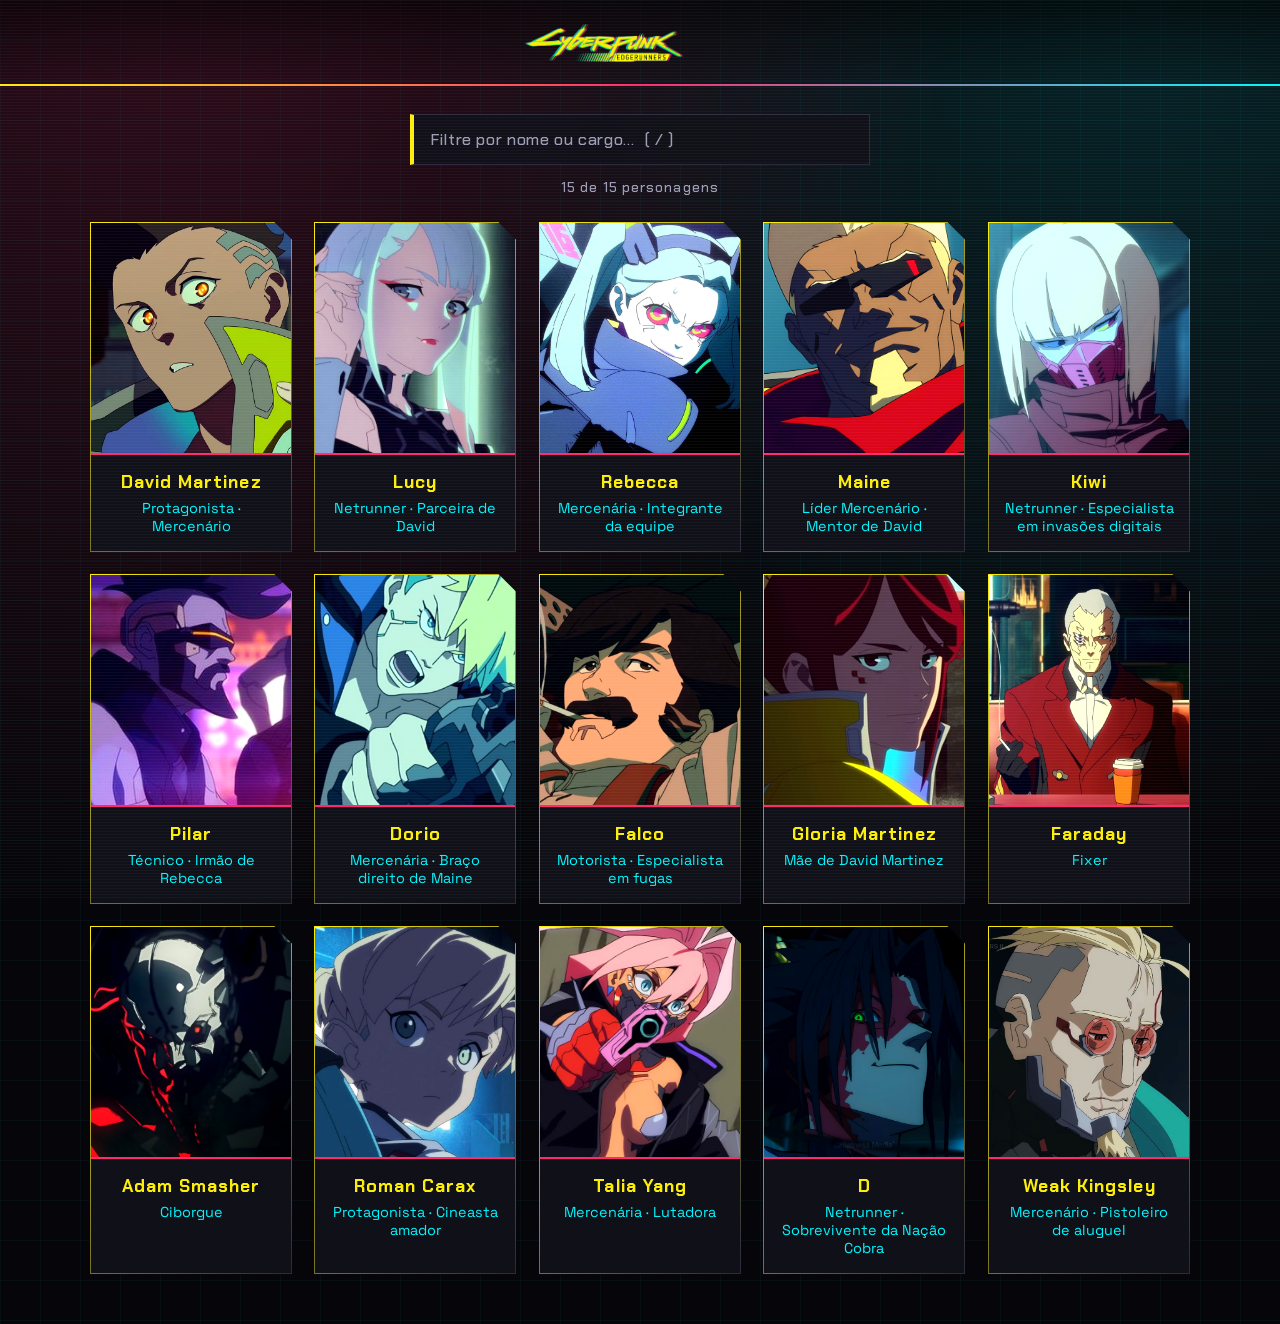
<file: index.html>
<!DOCTYPE html>
<html lang="pt-BR">
<head>
  <meta charset="UTF-8">
  <meta name="viewport" content="width=device-width, initial-scale=1.0">
  <meta name="theme-color" content="#06060a">
  <title>Cyberpunk: Edgerunners</title>
  <link rel="stylesheet" href="style.css">
</head>
<body>

<header>
  <a href="index.html" aria-label="Página inicial">
    <img src="assets/logo.png" alt="Cyberpunk Edgerunners" class="logo">
  </a>
</header>

<main>

  <input
    id="search"
    type="text"
    placeholder="Filtre por nome ou cargo...  ( / )"
    aria-label="Filtrar personagens por nome ou cargo"
    autocomplete="off"
  >

  <p id="counter" class="counter" aria-live="polite"></p>

  <div id="character-list" class="grid"></div>

</main>

<script src="script.js"></script>

</body>
</html>
</file>
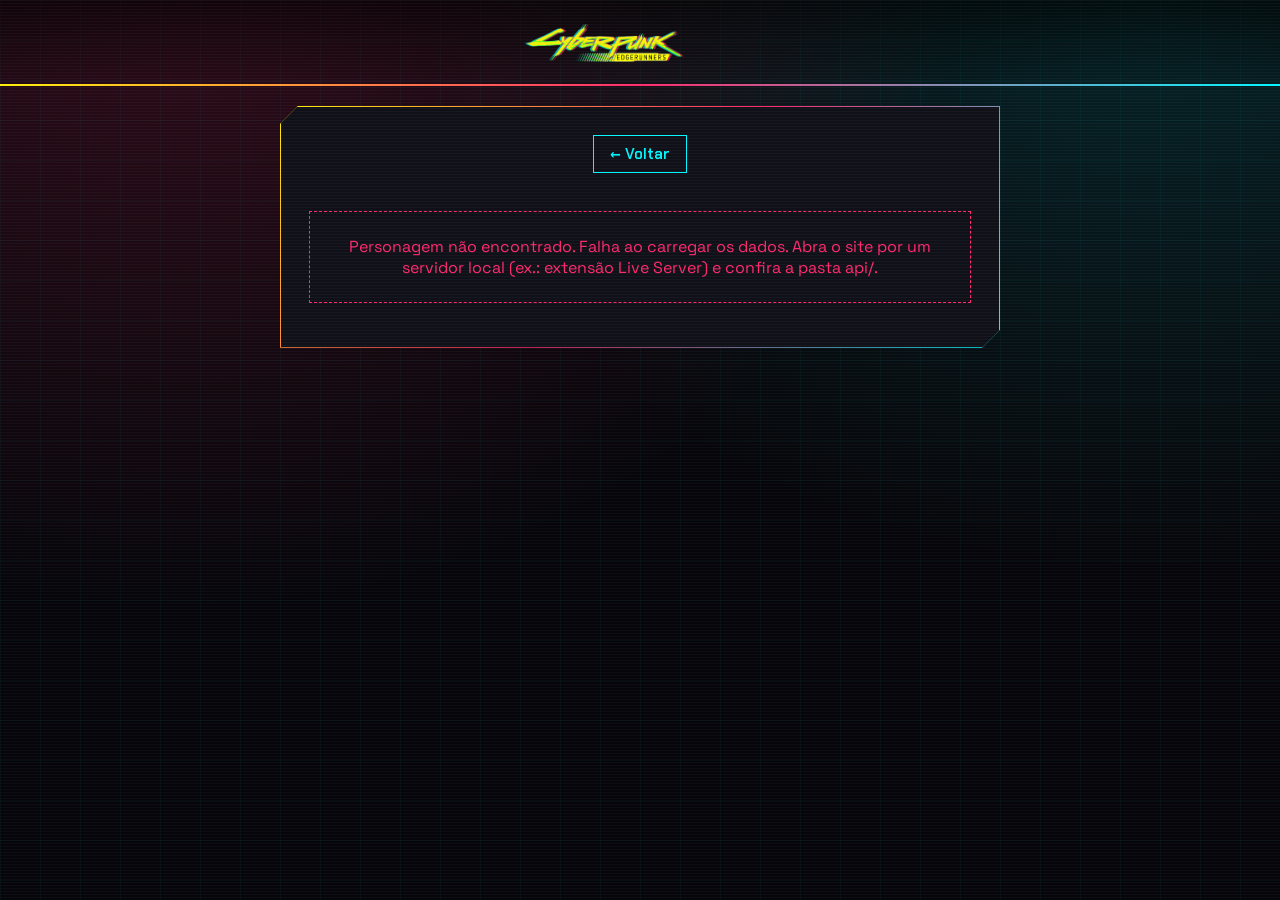
<file: edgerunners.html>
<!DOCTYPE html>
<html lang="pt-BR">
<head>
  <meta charset="UTF-8">
  <meta name="viewport" content="width=device-width, initial-scale=1.0">
  <meta name="theme-color" content="#06060a">
  <title>Detalhes do Personagem</title>
  <link rel="stylesheet" href="style.css">
</head>
<body>

<header>
  <a href="index.html" aria-label="Página inicial">
    <img src="assets/logo.png" alt="Cyberpunk Edgerunners" class="logo">
  </a>
</header>

<main id="character-details" class="details">
  <p class="empty">Carregando dados...</p>
</main>

<script src="script.js"></script>

</body>
</html>
</file>
<file: style.css>
@import url('https://fonts.googleapis.com/css2?family=Chakra+Petch:wght@400;500;600;700&family=Space+Grotesk:wght@300..700&display=swap');

:root{
  --yellow:#fcee09;
  --cyan:#00f7ff;
  --magenta:#ff2a6d;
  --bg:#06060a;
  --panel:#101018;
  --line:#2a2a3c;
  --muted:#9d9db5;
  --cut:18px;
}

*{ box-sizing:border-box; }

body{
  margin:0;
  min-height:100vh;
  font-family:"Space Grotesk", sans-serif;
  color:#f2f2f7;
  background:
    radial-gradient(ellipse at 15% -10%, rgba(255,42,109,.18), transparent 50%),
    radial-gradient(ellipse at 90% 0%, rgba(0,247,255,.12), transparent 45%),
    linear-gradient(rgba(0,247,255,.035) 1px, transparent 1px) 0 0 / 40px 40px,
    linear-gradient(90deg, rgba(0,247,255,.035) 1px, transparent 1px) 0 0 / 40px 40px,
    var(--bg);
}

/* scanlines por cima de tudo */
body::after{
  content:"";
  position:fixed;
  inset:0;
  pointer-events:none;
  z-index:100;
  background:repeating-linear-gradient(
    to bottom,
    rgba(255,255,255,.035) 0,
    rgba(255,255,255,.035) 1px,
    transparent 1px,
    transparent 3px
  );
}

/* ---------- Cabeçalho ---------- */
header{
  position:relative;
  display:flex;
  justify-content:center;
  padding:24px 20px;
  margin-bottom:10px;
  background:linear-gradient(to bottom, rgba(0,0,0,.6), transparent);
}

header::after{
  content:"";
  position:absolute;
  left:0; right:0; bottom:0;
  height:2px;
  background:linear-gradient(90deg, var(--yellow), var(--magenta) 50%, var(--cyan));
}

.logo{
  width:240px;
  max-width:70%;
  filter:
    drop-shadow(2px 0 0 rgba(255,42,109,.7))
    drop-shadow(-2px 0 0 rgba(0,247,255,.7));
}

main{
  width:90%;
  max-width:1100px;
  margin:auto;
  text-align:center;
  padding-bottom:50px;
}

/* ---------- Busca ---------- */
#search{
  width:100%;
  max-width:460px;
  display:block;
  margin:28px auto;
  padding:14px 16px;
  font:500 1rem "Chakra Petch", sans-serif;
  letter-spacing:.04em;
  color:var(--cyan);
  caret-color:var(--yellow);
  background:rgba(16,16,24,.9);
  border:1px solid var(--line);
  border-left:4px solid var(--yellow);
  border-radius:0;
  transition:border-color .2s, box-shadow .2s;
}

#search::placeholder{ color:var(--muted); }

#search:focus{
  outline:none;
  border-color:var(--cyan);
  border-left-color:var(--yellow);
  box-shadow:0 0 18px rgba(0,247,255,.35);
}

/* ---------- Grid de cards ---------- */
.grid{
  display:grid;
  grid-template-columns:repeat(auto-fill, minmax(170px, 1fr));
  gap:22px;
}

/* a borda é o próprio fundo (padding de 1px), assim ela acompanha o canto cortado */
.card{
  padding:1px;
  cursor:pointer;
  background:linear-gradient(135deg, var(--yellow), var(--line) 45%, var(--cyan));
  background-size:220% 220%;
  background-position:0 0;
  clip-path:polygon(0 0, calc(100% - var(--cut)) 0, 100% var(--cut), 100% 100%, 0 100%);
  transition:background-position .5s;
}

.card:hover{
  background-position:100% 100%;
}

.card img{
  display:block;
  width:100%;
  height:230px;
  object-fit:cover;
  filter:saturate(1.1) contrast(1.05);
  transition:filter .25s;
}

.card:hover img{
  filter:saturate(1.35) contrast(1.15);
}

.card-info{
  padding:12px 12px 16px;
  background:var(--panel);
  border-top:2px solid var(--magenta);
}

.card-info h2{
  margin:4px 0 6px;
  font:700 1.1rem "Chakra Petch", sans-serif;
  letter-spacing:.06em;
  color:var(--yellow);
}

.card-info p{
  margin:0;
  font-size:.9rem;
  color:var(--cyan);
}

.card:hover .card-info h2{
  animation:glitch .45s linear 1;
}

@keyframes glitch{
  0%,100%{ text-shadow:none; transform:none; }
  20%{ text-shadow:2px 0 var(--magenta), -2px 0 var(--cyan); transform:translateX(-1px); }
  40%{ text-shadow:-2px 0 var(--magenta), 2px 0 var(--cyan); transform:translateX(1px); }
  60%{ text-shadow:1px 0 var(--magenta), -1px 0 var(--cyan); transform:none; }
  80%{ text-shadow:-1px 0 var(--cyan), 1px 0 var(--magenta); transform:translateX(-1px); }
}

/* ---------- Página de detalhes ---------- */
.details{
  max-width:720px;
  margin:20px auto 50px;
  padding:28px;
  background:
    linear-gradient(var(--panel), var(--panel)) padding-box,
    linear-gradient(135deg, var(--yellow), var(--magenta) 50%, var(--cyan)) border-box;
  border:1px solid transparent;
  clip-path:polygon(
    var(--cut) 0, 100% 0,
    100% calc(100% - var(--cut)),
    calc(100% - var(--cut)) 100%,
    0 100%, 0 var(--cut)
  );
}

.back-btn{
  display:inline-block;
  margin-bottom:22px;
  padding:8px 16px;
  font:600 .95rem "Chakra Petch", sans-serif;
  color:var(--cyan);
  text-decoration:none;
  border:1px solid var(--cyan);
  transition:background .2s, color .2s;
}

.back-btn:hover{
  background:var(--cyan);
  color:#000;
}

.profile{
  text-align:center;
}

.profile img{
  display:block;
  width:220px;
  height:220px;
  margin:0 auto;
  padding:3px;
  object-fit:cover;
  background:linear-gradient(135deg, var(--yellow), var(--magenta));
  clip-path:polygon(
    var(--cut) 0, 100% 0,
    100% calc(100% - var(--cut)),
    calc(100% - var(--cut)) 100%,
    0 100%, 0 var(--cut)
  );
}

.profile h1{
  margin:18px 0 0;
  font:700 2.2rem "Chakra Petch", sans-serif;
  letter-spacing:.06em;
  color:var(--yellow);
  animation:glitch .7s .2s linear 1;
}

.info-section{
  margin-top:28px;
  text-align:left;
}

.info-section h2{
  margin:22px 0 4px;
  padding-left:10px;
  font:600 .9rem "Chakra Petch", sans-serif;
  letter-spacing:.1em;
  color:var(--cyan);
  border-left:3px solid var(--magenta);
}

.info-section p{
  margin:0;
  padding-left:13px;
  font-size:1.05rem;
  line-height:1.65;
  color:#e6e6f0;
}

a:focus-visible,
.card:focus-visible{
  outline:2px solid var(--cyan);
  outline-offset:3px;
}

@media (max-width:480px){
  .grid{ grid-template-columns:repeat(2, 1fr); gap:14px; }
  .card img{ height:180px; }
  .details{ padding:20px; }
  .profile h1{ font-size:1.7rem; }
}

@media (prefers-reduced-motion:reduce){
  *, *::before, *::after{
    animation:none !important;
    transition:none !important;
  }
}

header a{ display:flex; }

.counter{
  margin:-14px 0 26px;
  font:500 .85rem "Chakra Petch", sans-serif;
  letter-spacing:.08em;
  color:var(--muted);
}

a.card{
  display:flex;
  flex-direction:column;
  color:inherit;
  text-decoration:none;
}

a.card img{ flex-shrink:0; }

a.card .card-info{ flex:1; }

.grid.entrando .card{
  animation:entrar .5s cubic-bezier(.2,.8,.2,1) both;
  animation-delay:calc(var(--i) * 70ms);
}

@keyframes entrar{
  from{ opacity:0; transform:translateY(14px) skewX(-3deg); filter:brightness(2); }
  to{ opacity:1; transform:none; filter:none; }
}

.empty,
.erro{
  grid-column:1 / -1;
  padding:24px;
  text-align:center;
  color:var(--muted);
  border:1px dashed var(--line);
}

.erro{
  color:var(--magenta);
  border-color:var(--magenta);
}

.badge{
  display:inline-block;
  padding:2px 12px;
  font:600 .9rem "Chakra Petch", sans-serif;
  letter-spacing:.06em;
  border:1px solid currentColor;
}

.badge.on{ color:var(--cyan); }
.badge.off{ color:var(--magenta); }
.badge.neutro{ color:var(--yellow); }

.pager{
  display:flex;
  justify-content:space-between;
  gap:12px;
  margin-top:34px;
  padding-top:18px;
  border-top:1px solid var(--line);
}

.pager a{
  font:600 .95rem "Chakra Petch", sans-serif;
  color:var(--yellow);
  text-decoration:none;
  transition:color .2s;
}

.pager a:hover{ color:var(--cyan); }
</file>
